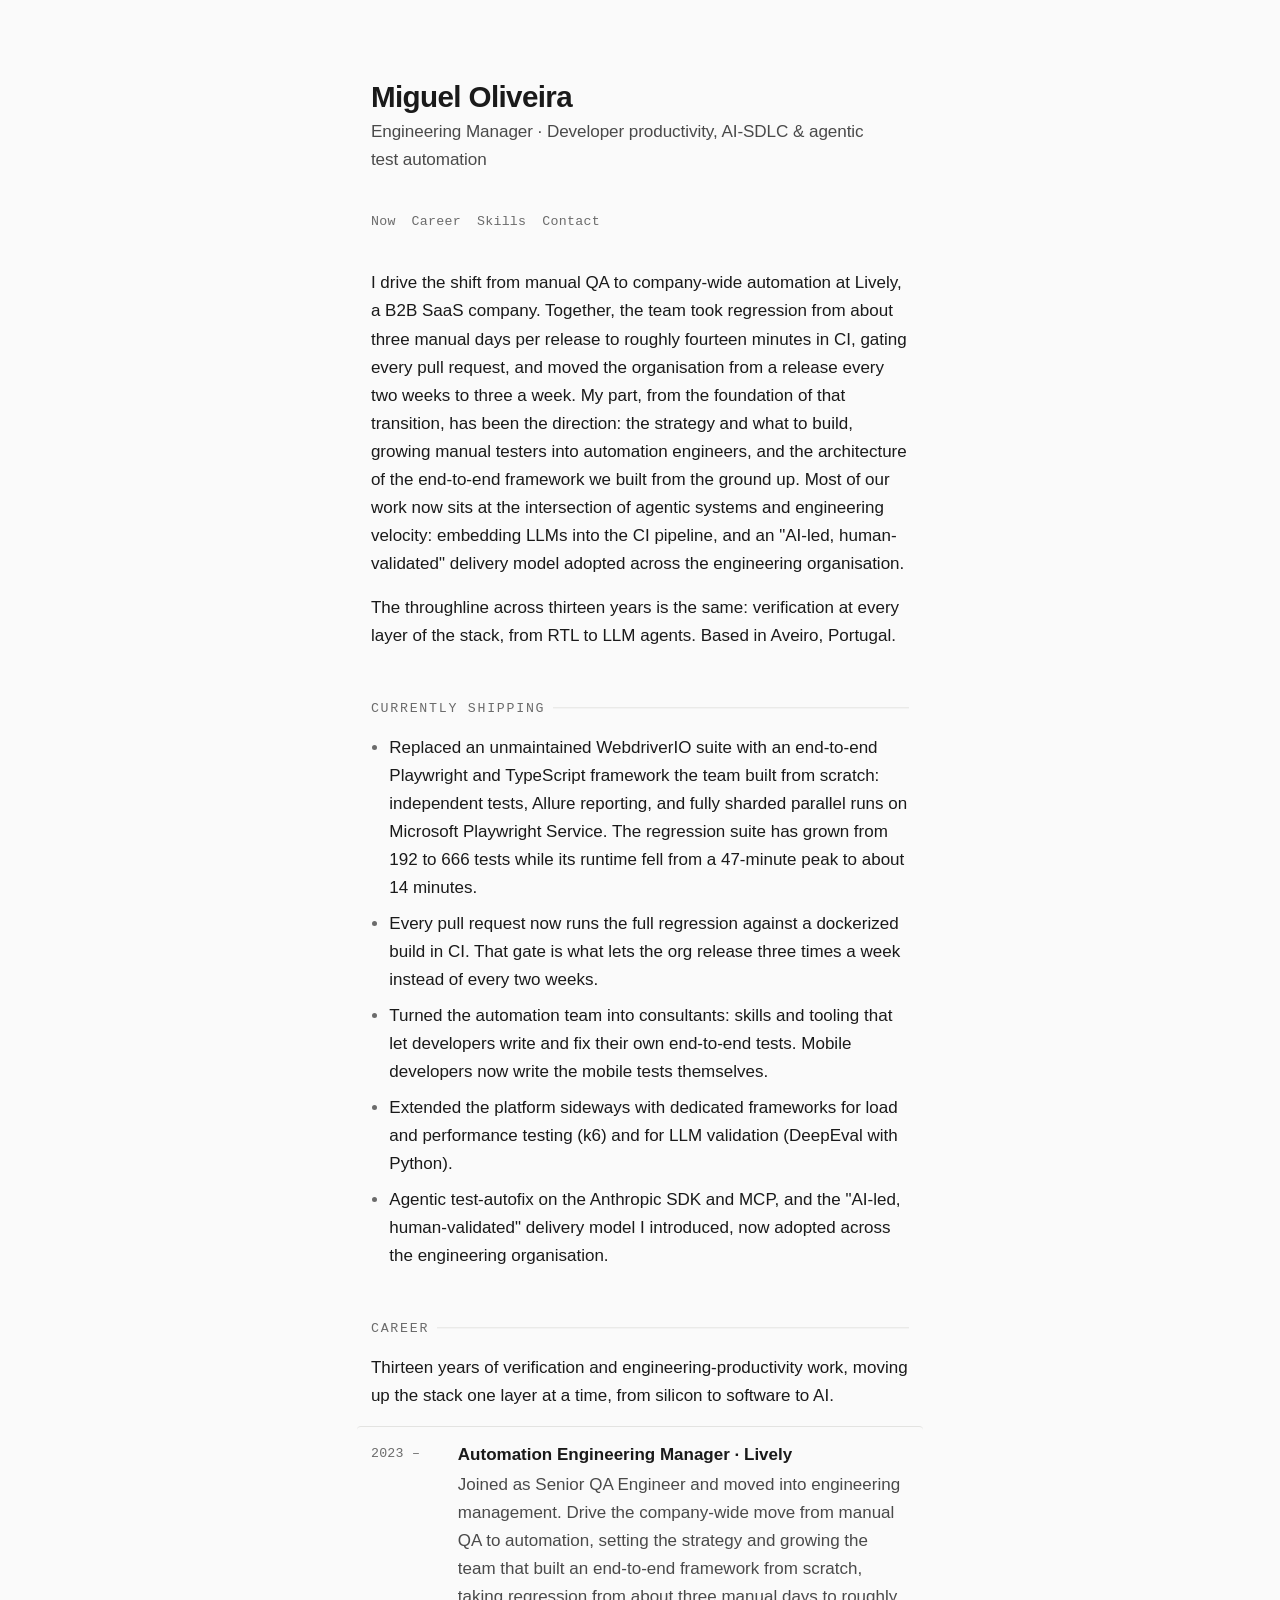
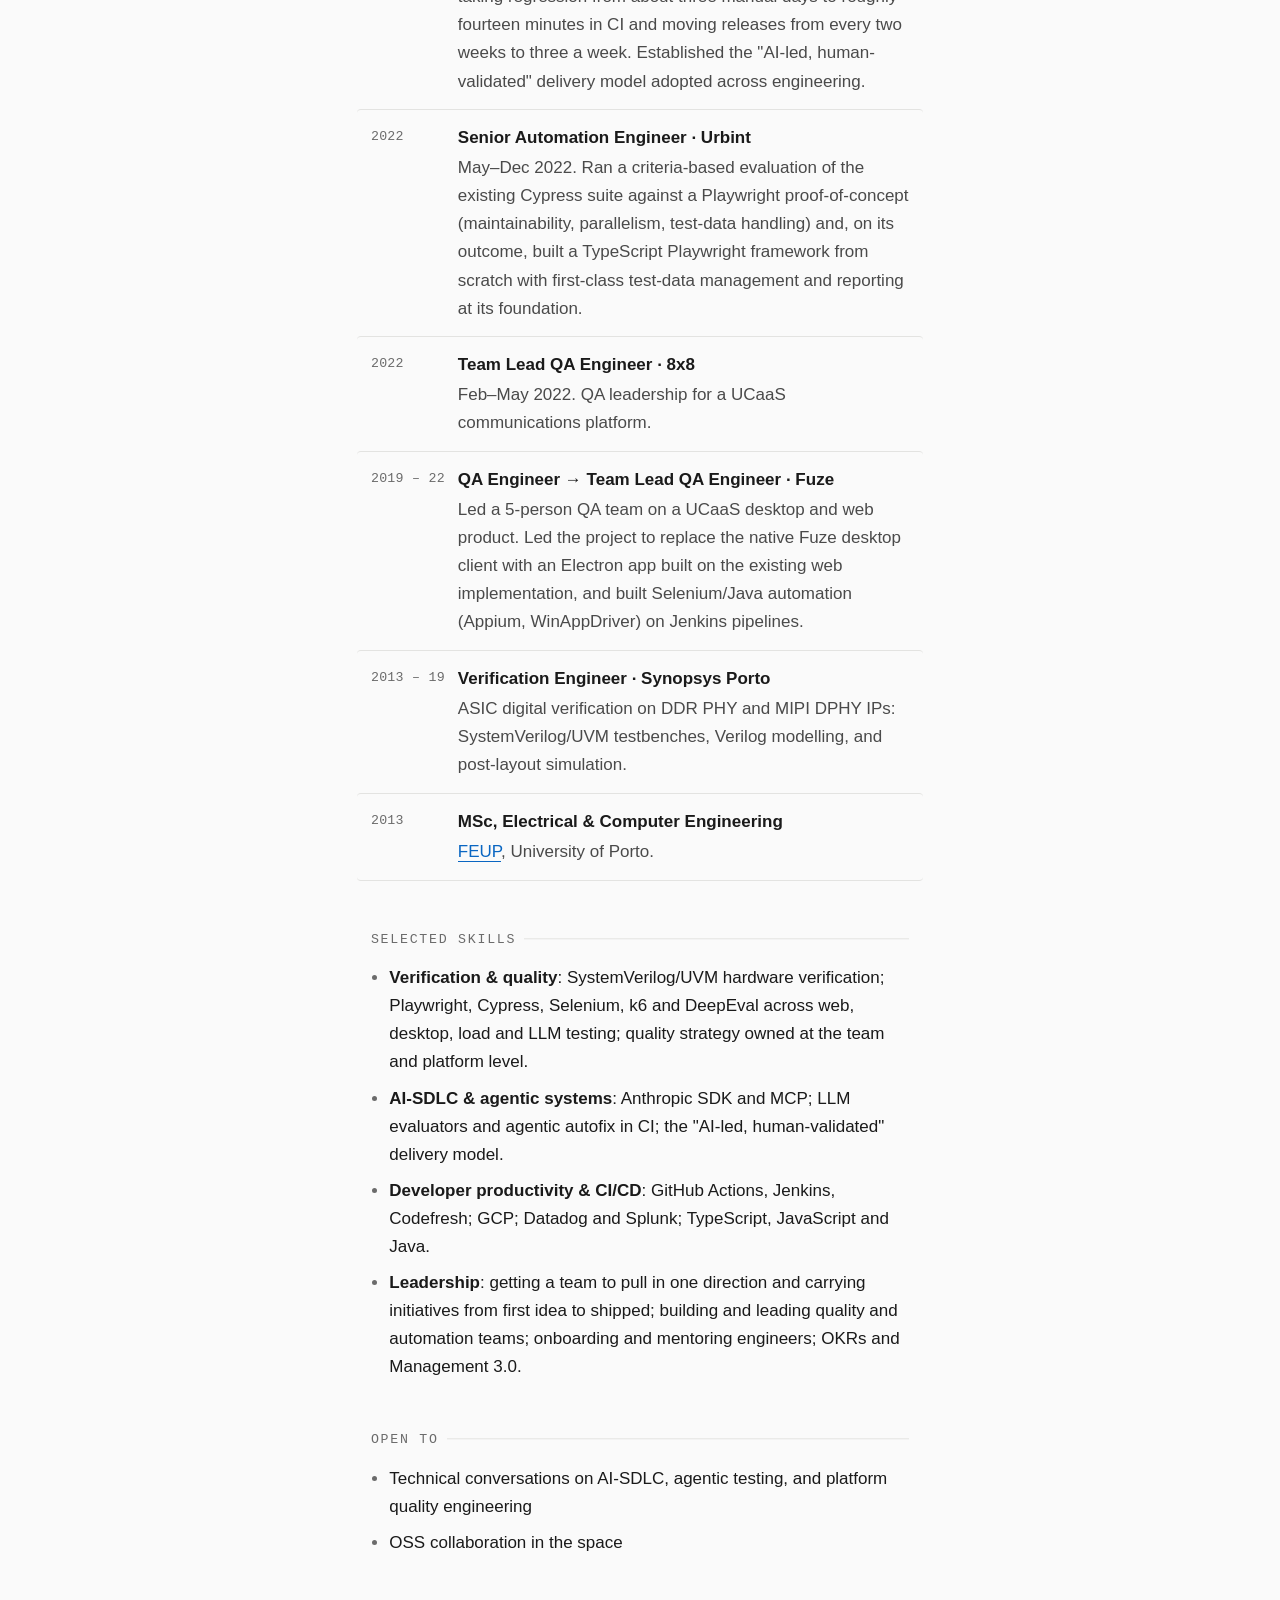
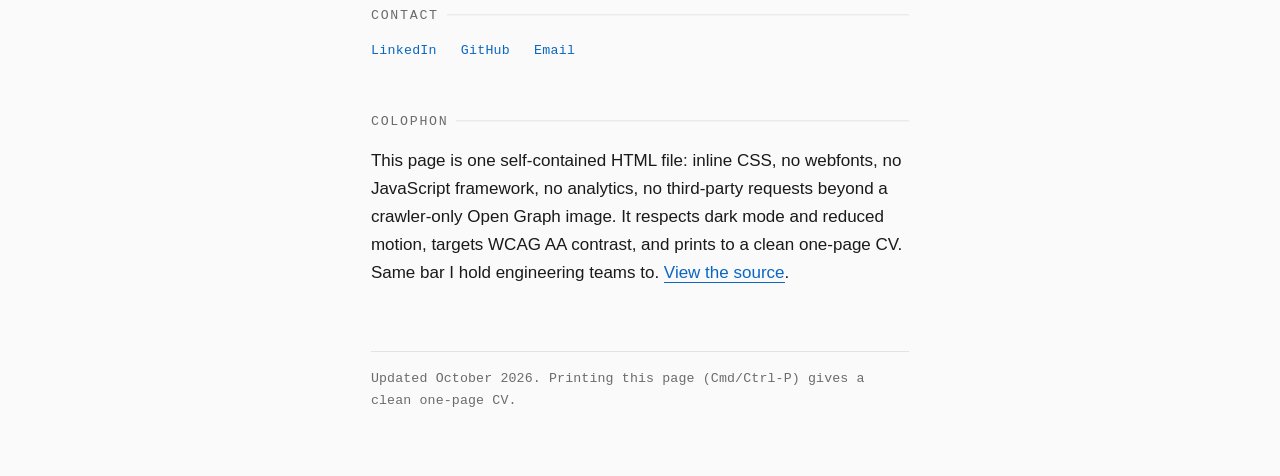
<file: index.html>
<!DOCTYPE html>
<html lang="en">
<head>
  <meta charset="utf-8">
  <meta name="viewport" content="width=device-width, initial-scale=1">

  <title>Miguel Oliveira · Engineering Manager · Developer Productivity & AI-SDLC</title>
  <meta name="description" content="Engineering Manager building developer productivity, AI-SDLC and agentic test automation in production SaaS. Thirteen years of verification work, from RTL to LLM agents. Aveiro, Portugal.">
  <meta name="author" content="Miguel Oliveira">
  <meta name="robots" content="index, follow">
  <link rel="canonical" href="https://miguelofbc.github.io/">

  <!-- Theme color for mobile browser chrome (light + dark) -->
  <meta name="theme-color" content="#fafafa" media="(prefers-color-scheme: light)">
  <meta name="theme-color" content="#111111" media="(prefers-color-scheme: dark)">
  <meta name="color-scheme" content="light dark">

  <!-- Open Graph -->
  <meta property="og:type" content="profile">
  <meta property="og:title" content="Miguel Oliveira · Engineering Manager · Developer Productivity & AI-SDLC">
  <meta property="og:description" content="Verification and engineering velocity at every layer of the stack, from RTL to LLM agents. Aveiro, Portugal.">
  <meta property="og:url" content="https://miguelofbc.github.io/">
  <meta property="og:site_name" content="Miguel Oliveira">
  <meta property="og:locale" content="en_US">
  <meta property="profile:first_name" content="Miguel">
  <meta property="profile:last_name" content="Oliveira">
  <meta property="og:image" content="https://miguelofbc.github.io/assets/og.png">
  <meta property="og:image:width" content="1200">
  <meta property="og:image:height" content="630">
  <meta property="og:image:alt" content="Miguel Oliveira · Engineering Manager · AI-SDLC & agentic test automation. miguelofbc.github.io">

  <!-- Twitter Card -->
  <meta name="twitter:card" content="summary_large_image">
  <meta name="twitter:title" content="Miguel Oliveira · Engineering Manager · Developer Productivity & AI-SDLC">
  <meta name="twitter:description" content="Verification and engineering velocity at every layer of the stack, from RTL to LLM agents. Aveiro, Portugal.">
  <meta name="twitter:image" content="https://miguelofbc.github.io/assets/og.png">

  <!-- Inline SVG favicon (no extra request, no 404) -->
  <link rel="icon" href="data:image/svg+xml,%3Csvg xmlns='http://www.w3.org/2000/svg' viewBox='0 0 64 64'%3E%3Crect width='64' height='64' rx='12' fill='%230a66c2'/%3E%3Ctext x='50%25' y='50%25' dy='.06em' text-anchor='middle' dominant-baseline='middle' font-family='-apple-system,BlinkMacSystemFont,Segoe UI,Helvetica,Arial,sans-serif' font-size='30' font-weight='600' fill='%23ffffff'%3EMO%3C/text%3E%3C/svg%3E">

  <style>
    /* 1. Design tokens (scale, type, color) */
    :root {
      --fg: #1a1a1a;
      --fg-muted: #4a4a4a;
      --fg-faint: #6b6b6b;
      --bg: #fafafa;
      --bg-subtle: #f1f1f0;
      --accent: #0a66c2;
      --accent-strong: #084e95;
      --border: #e3e3e1;
      --selection: #cfe3f7;

      --font-sans: -apple-system, BlinkMacSystemFont, "Segoe UI", Roboto,
                   "Helvetica Neue", Arial, sans-serif;
      --font-mono: ui-monospace, SFMono-Regular, "SF Mono", Menlo, Consolas,
                   "Liberation Mono", monospace;

      --step--1: 0.83rem;
      --step-0:  1rem;
      --step-1:  1.07rem;
      --step-2:  1.85rem;

      --space-1: 0.25rem;
      --space-2: 0.5rem;
      --space-3: 0.85rem;
      --space-4: 1rem;
      --space-5: 1.5rem;
      --space-6: 2.25rem;
      --space-7: 3rem;
      --space-8: 4rem;
      --space-9: 5rem;

      --measure: 62ch;
    }

    /* 2. Base / reset / typographic rhythm */
    * { box-sizing: border-box; }

    html {
      -webkit-text-size-adjust: 100%;
      scroll-behavior: smooth;
    }

    body {
      margin: 0;
      font-family: var(--font-sans);
      font-size: 17px;
      line-height: 1.65;
      color: var(--fg);
      background: var(--bg);
      -webkit-font-smoothing: antialiased;
      text-rendering: optimizeLegibility;
      font-kerning: normal;
    }

    ::selection { background: var(--selection); }

    /* Skip link: invisible until keyboard focus */
    .skip-link {
      position: fixed;
      top: -3rem;
      left: var(--space-4);
      z-index: 10;
      background: var(--accent);
      color: #fff;
      padding: var(--space-2) var(--space-4);
      border-radius: 4px;
      font-family: var(--font-mono);
      font-size: var(--step--1);
      transition: top 0.2s ease;
    }
    .skip-link:focus-visible { top: var(--space-4); }

    main {
      max-width: var(--measure);
      margin: 0 auto;
      padding: var(--space-9) var(--space-5) var(--space-8);
    }

    p {
      margin: 0 0 var(--space-4);
      text-wrap: pretty;
    }

    ul { padding-left: 1.15rem; margin: 0 0 var(--space-4); }
    li { margin-bottom: var(--space-2); }
    li::marker { color: var(--fg-faint); }
    strong { font-weight: 600; }

    /* 3. Headings (balanced, refined eyebrows) */
    h1 {
      font-size: var(--step-2);
      margin: 0 0 var(--space-1);
      letter-spacing: -0.021em;
      font-weight: 600;
      line-height: 1.15;
      text-wrap: balance;
    }

    .role {
      color: var(--fg-muted);
      margin: 0 0 var(--space-6);
      font-size: var(--step-1);
      letter-spacing: -0.005em;
    }

    h2 {
      font-family: var(--font-mono);
      font-size: var(--step--1);
      text-transform: uppercase;
      letter-spacing: 0.13em;
      color: var(--fg-faint);
      font-weight: 500;
      margin: var(--space-7) 0 var(--space-3);
      scroll-margin-top: var(--space-5);
      display: flex;
      align-items: baseline;
      gap: 0.6em;
    }
    h2::after {
      content: "";
      flex: 1;
      height: 1px;
      background: var(--border);
      transform: translateY(-0.28em);
    }

    /* 4. Links: animated underline + focus-visible */
    a {
      color: var(--accent);
      text-decoration: none;
      background-image: linear-gradient(currentColor, currentColor);
      background-position: 0 100%;
      background-repeat: no-repeat;
      background-size: 0% 1px;
      transition: background-size 0.22s ease, color 0.15s ease;
      padding-bottom: 1px;
    }
    a:hover { background-size: 100% 1px; color: var(--accent-strong); }

    p a, li a { background-size: 100% 1px; }
    p a:hover, li a:hover { color: var(--accent-strong); }

    :focus-visible {
      outline: 2px solid var(--accent);
      outline-offset: 3px;
      border-radius: 2px;
    }
    a:focus-visible { background-size: 100% 1px; }

    @media (prefers-reduced-motion: reduce) {
      a { transition: none; }
      html { scroll-behavior: auto; }
    }

    /* 5. Jump nav + contact row + footer */
    .jump {
      display: flex;
      flex-wrap: wrap;
      gap: var(--space-2) var(--space-4);
      margin: 0 0 var(--space-6);
      font-family: var(--font-mono);
      font-size: var(--step--1);
      letter-spacing: 0.02em;
    }
    .jump a { color: var(--fg-faint); }
    .jump a:hover, .jump a:focus-visible { color: var(--accent-strong); }

    .contact {
      display: flex;
      flex-wrap: wrap;
      gap: var(--space-2) var(--space-5);
      margin-top: var(--space-2);
    }
    .contact a {
      font-family: var(--font-mono);
      font-size: var(--step--1);
      letter-spacing: 0.02em;
    }

    footer {
      margin-top: var(--space-8);
      padding-top: var(--space-4);
      border-top: 1px solid var(--border);
      color: var(--fg-faint);
      font-size: var(--step--1);
      font-family: var(--font-mono);
      letter-spacing: 0.01em;
    }
    footer a { color: var(--fg-faint); }
    footer a:hover, footer a:focus-visible { color: var(--accent-strong); }

    /* 6. Craft touch: the career timeline */
    .timeline {
      list-style: none;
      margin: 0 0 var(--space-4);
      padding: 0;
    }
    .timeline li {
      display: grid;
      grid-template-columns: 7.5ch 1fr;
      gap: var(--space-4);
      padding: var(--space-3) 0;
      border-top: 1px solid var(--border);
      margin: 0;
    }
    .timeline li:last-child { border-bottom: 1px solid var(--border); }
    .timeline li {
      transition: background-color 0.15s ease;
      margin-left: calc(-1 * var(--space-3));
      margin-right: calc(-1 * var(--space-3));
      padding-left: var(--space-3);
      padding-right: var(--space-3);
      border-radius: 4px;
    }
    .timeline li:hover { background: var(--bg-subtle); }
    .timeline .when {
      font-family: var(--font-mono);
      font-size: var(--step--1);
      color: var(--fg-faint);
      font-variant-numeric: tabular-nums;
      letter-spacing: 0.02em;
      white-space: nowrap;
      padding-top: 0.15em;
    }
    .timeline .what { margin: 0; }
    .timeline .what strong { display: block; margin-bottom: 0.15em; }
    .timeline .what .detail { color: var(--fg-muted); }

    /* 7. Entrance motion (reduced-motion safe) */
    @media (prefers-reduced-motion: no-preference) {
      main > * {
        opacity: 0;
        transform: translateY(6px);
        animation: rise 0.5s cubic-bezier(0.22, 0.61, 0.36, 1) forwards;
      }
      main > *:nth-child(1) { animation-delay: 0.02s; }
      main > *:nth-child(2) { animation-delay: 0.06s; }
      main > *:nth-child(3) { animation-delay: 0.10s; }
      main > *:nth-child(4) { animation-delay: 0.14s; }
      main > *:nth-child(n+5) { animation-delay: 0.18s; }
    }
    @keyframes rise {
      to { opacity: 1; transform: none; }
    }

    /* 8. Responsive tightening */
    @media (max-width: 480px) {
      body { font-size: 16px; }
      main { padding: var(--space-7) var(--space-4) var(--space-7); }
      h2 { margin-top: var(--space-6); }
      .timeline li { grid-template-columns: 1fr; gap: var(--space-1); }
      .timeline .when { padding-top: 0; }
    }

    /* 9. Dark theme */
    @media (prefers-color-scheme: dark) {
      :root {
        --fg: #ededed;
        --fg-muted: #b5b5b5;
        --fg-faint: #9a9a9a;
        --bg: #111;
        --bg-subtle: #1a1a1a;
        --accent: #6cb6ff;
        --accent-strong: #9ccbff;
        --border: #2a2a2a;
        --selection: #1f3a52;
      }
    }

    /* 10. Print stylesheet (clean CV) */
    @media print {
      :root {
        --fg: #000; --fg-muted: #222; --fg-faint: #555;
        --bg: #fff; --border: #bbb; --accent: #000;
      }
      body { font-size: 11pt; line-height: 1.4; background: #fff; color: #000; }
      main { max-width: none; padding: 0; margin: 0; }
      main > * { opacity: 1 !important; transform: none !important; animation: none !important; }
      h1 { font-size: 20pt; }
      .role { font-size: 11pt; margin-bottom: 1rem; }
      h2 { color: #000; margin-top: 1.1rem; }
      h2::after { background: #000; }
      a { color: #000; background: none; }
      p a::after, .contact a::after, li a::after {
        content: " (" attr(href) ")";
        font-family: var(--font-mono);
        font-size: 8.5pt;
        color: #555;
        word-break: break-all;
      }
      .timeline li, h2, footer { break-inside: avoid; }
      .timeline li:hover { background: none; }
      footer { margin-top: 1.25rem; border-top: 1px solid #999; }
      .print-hint, .skip-link, .no-print { display: none; }
      @page { margin: 1.6cm; }
    }

    /* 11. Higher-contrast preference */
    @media (prefers-contrast: more) {
      :root {
        --fg-muted: var(--fg);
        --fg-faint: var(--fg-muted);
        --border: currentColor;
      }
      a { background-size: 100% 1px; }
    }
  </style>
</head>
<body>
  <a class="skip-link" href="#main">Skip to content</a>
  <main id="main">
    <h1>Miguel Oliveira</h1>
    <p class="role">Engineering Manager · Developer productivity, AI-SDLC &amp; agentic test automation</p>
    <nav class="jump no-print" aria-label="Page sections">
      <a href="#now">Now</a>
      <a href="#career">Career</a>
      <a href="#skills">Skills</a>
      <a href="#contact">Contact</a>
    </nav>

    <p>
      I drive the shift from manual QA to company-wide automation at Lively, a B2B
      SaaS company. Together, the team took regression from about three manual days
      per release to roughly fourteen minutes in CI, gating every pull request, and
      moved the organisation from a release every two weeks to three a week.
      My part, from the foundation of that transition, has been the
      direction: the strategy and what to build, growing manual testers into
      automation engineers, and the architecture of the end-to-end framework we
      built from the ground up. Most of our work now sits at the intersection of
      agentic systems and engineering velocity: embedding LLMs into the CI pipeline,
      and an "AI-led, human-validated" delivery model adopted across the
      engineering organisation.
    </p>

    <p>
      The throughline across thirteen years is the same: verification at every layer
      of the stack, from RTL to LLM agents. Based in Aveiro, Portugal.
    </p>

    <h2 id="now">Currently shipping</h2>
    <ul>
      <li>Replaced an unmaintained WebdriverIO suite with an end-to-end Playwright and TypeScript framework the team built from scratch: independent tests, Allure reporting, and fully sharded parallel runs on Microsoft Playwright Service. The regression suite has grown from 192 to 666 tests while its runtime fell from a 47-minute peak to about 14 minutes.</li>
      <li>Every pull request now runs the full regression against a dockerized build in CI. That gate is what lets the org release three times a week instead of every two weeks.</li>
      <li>Turned the automation team into consultants: skills and tooling that let developers write and fix their own end-to-end tests. Mobile developers now write the mobile tests themselves.</li>
      <li>Extended the platform sideways with dedicated frameworks for load and performance testing (k6) and for LLM validation (DeepEval with Python).</li>
      <li>Agentic test-autofix on the Anthropic SDK and MCP, and the "AI-led, human-validated" delivery model I introduced, now adopted across the engineering organisation.</li>
    </ul>

    <h2 id="career">Career</h2>
    <p>
      Thirteen years of verification and engineering-productivity work, moving up
      the stack one layer at a time, from silicon to software to AI.
    </p>
    <ul class="timeline">
      <li>
        <span class="when">2023 –</span>
        <p class="what"><strong>Automation Engineering Manager · Lively</strong>
          <span class="detail">Joined as Senior QA Engineer and moved into engineering management. Drive the company-wide move from manual QA to automation, setting the strategy and growing the team that built an end-to-end framework from scratch, taking regression from about three manual days to roughly fourteen minutes in CI and moving releases from every two weeks to three a week. Established the "AI-led, human-validated" delivery model adopted across engineering.</span></p>
      </li>
      <li>
        <span class="when">2022</span>
        <p class="what"><strong>Senior Automation Engineer · Urbint</strong>
          <span class="detail">May–Dec 2022. Ran a criteria-based evaluation of the existing Cypress suite against a Playwright proof-of-concept (maintainability, parallelism, test-data handling) and, on its outcome, built a TypeScript Playwright framework from scratch with first-class test-data management and reporting at its foundation.</span></p>
      </li>
      <li>
        <span class="when">2022</span>
        <p class="what"><strong>Team Lead QA Engineer · 8x8</strong>
          <span class="detail">Feb–May 2022. QA leadership for a UCaaS communications platform.</span></p>
      </li>
      <li>
        <span class="when">2019 – 22</span>
        <p class="what"><strong>QA Engineer → Team Lead QA Engineer · Fuze</strong>
          <span class="detail">Led a 5-person QA team on a UCaaS desktop and web product. Led the project to replace the native Fuze desktop client with an Electron app built on the existing web implementation, and built Selenium/Java automation (Appium, WinAppDriver) on Jenkins pipelines.</span></p>
      </li>
      <li>
        <span class="when">2013 – 19</span>
        <p class="what"><strong>Verification Engineer · Synopsys Porto</strong>
          <span class="detail">ASIC digital verification on DDR PHY and MIPI DPHY IPs: SystemVerilog/UVM testbenches, Verilog modelling, and post-layout simulation.</span></p>
      </li>
      <li>
        <span class="when">2013</span>
        <p class="what"><strong>MSc, Electrical &amp; Computer Engineering</strong>
          <span class="detail"><a href="https://sigarra.up.pt/feup/en/WEB_PAGE.INICIAL">FEUP</a>, University of Porto.</span></p>
      </li>
    </ul>

    <h2 id="skills">Selected skills</h2>
    <ul>
      <li><strong>Verification &amp; quality</strong>: SystemVerilog/UVM hardware verification; Playwright, Cypress, Selenium, k6 and DeepEval across web, desktop, load and LLM testing; quality strategy owned at the team and platform level.</li>
      <li><strong>AI-SDLC &amp; agentic systems</strong>: Anthropic SDK and MCP; LLM evaluators and agentic autofix in CI; the "AI-led, human-validated" delivery model.</li>
      <li><strong>Developer productivity &amp; CI/CD</strong>: GitHub Actions, Jenkins, Codefresh; GCP; Datadog and Splunk; TypeScript, JavaScript and Java.</li>
      <li><strong>Leadership</strong>: getting a team to pull in one direction and carrying initiatives from first idea to shipped; building and leading quality and automation teams; onboarding and mentoring engineers; OKRs and Management 3.0.</li>
    </ul>

    <h2 id="open-to">Open to</h2>
    <ul>
      <li>Technical conversations on AI-SDLC, agentic testing, and platform quality engineering</li>
      <li>OSS collaboration in the space</li>
    </ul>

    <h2 id="contact">Contact</h2>
    <div class="contact">
      <a href="https://www.linkedin.com/in/miguelofbc" rel="me noopener">LinkedIn</a>
      <a href="https://github.com/miguelofbc" rel="me noopener">GitHub</a>
      <a href="mailto:miguelofbc@gmail.com">Email</a>
    </div>

    <h2 id="colophon" class="no-print">Colophon</h2>
    <p class="no-print">
      This page is one self-contained HTML file: inline CSS, no webfonts, no
      JavaScript framework, no analytics, no third-party requests beyond a
      crawler-only Open Graph image. It respects dark mode and reduced
      motion, targets WCAG AA contrast, and prints to a clean one-page CV.
      Same bar I hold engineering teams to.
      <a href="https://github.com/miguelofbc/miguelofbc.github.io">View the source</a>.
    </p>

    <footer>
      Updated October 2026.<span class="print-hint"> Printing this page (Cmd/Ctrl-P) gives a clean one-page CV.</span>
    </footer>
  </main>

  <script type="application/ld+json">
  {
    "@context": "https://schema.org",
    "@type": "Person",
    "name": "Miguel Oliveira",
    "url": "https://miguelofbc.github.io/",
    "image": "https://miguelofbc.github.io/assets/og.png",
    "email": "mailto:miguelofbc@gmail.com",
    "jobTitle": "Engineering Manager",
    "description": "Engineering Manager building developer productivity, AI-SDLC and agentic test automation in production SaaS.",
    "worksFor": {
      "@type": "Organization",
      "name": "Lively"
    },
    "address": {
      "@type": "PostalAddress",
      "addressLocality": "Aveiro",
      "addressCountry": "PT"
    },
    "alumniOf": {
      "@type": "CollegeOrUniversity",
      "name": "Faculty of Engineering, University of Porto (FEUP)",
      "url": "https://sigarra.up.pt/feup/en/WEB_PAGE.INICIAL"
    },
    "knowsAbout": [
      "AI-SDLC",
      "Developer productivity",
      "Engineering productivity",
      "Agentic test automation",
      "Software quality engineering",
      "Hardware verification",
      "SystemVerilog",
      "UVM",
      "Playwright",
      "Cypress",
      "k6",
      "DeepEval",
      "TypeScript",
      "Large language models",
      "CI/CD",
      "GitHub Actions",
      "Engineering management"
    ],
    "sameAs": [
      "https://www.linkedin.com/in/miguelofbc",
      "https://github.com/miguelofbc"
    ]
  }
  </script>
</body>
</html>
</file>
